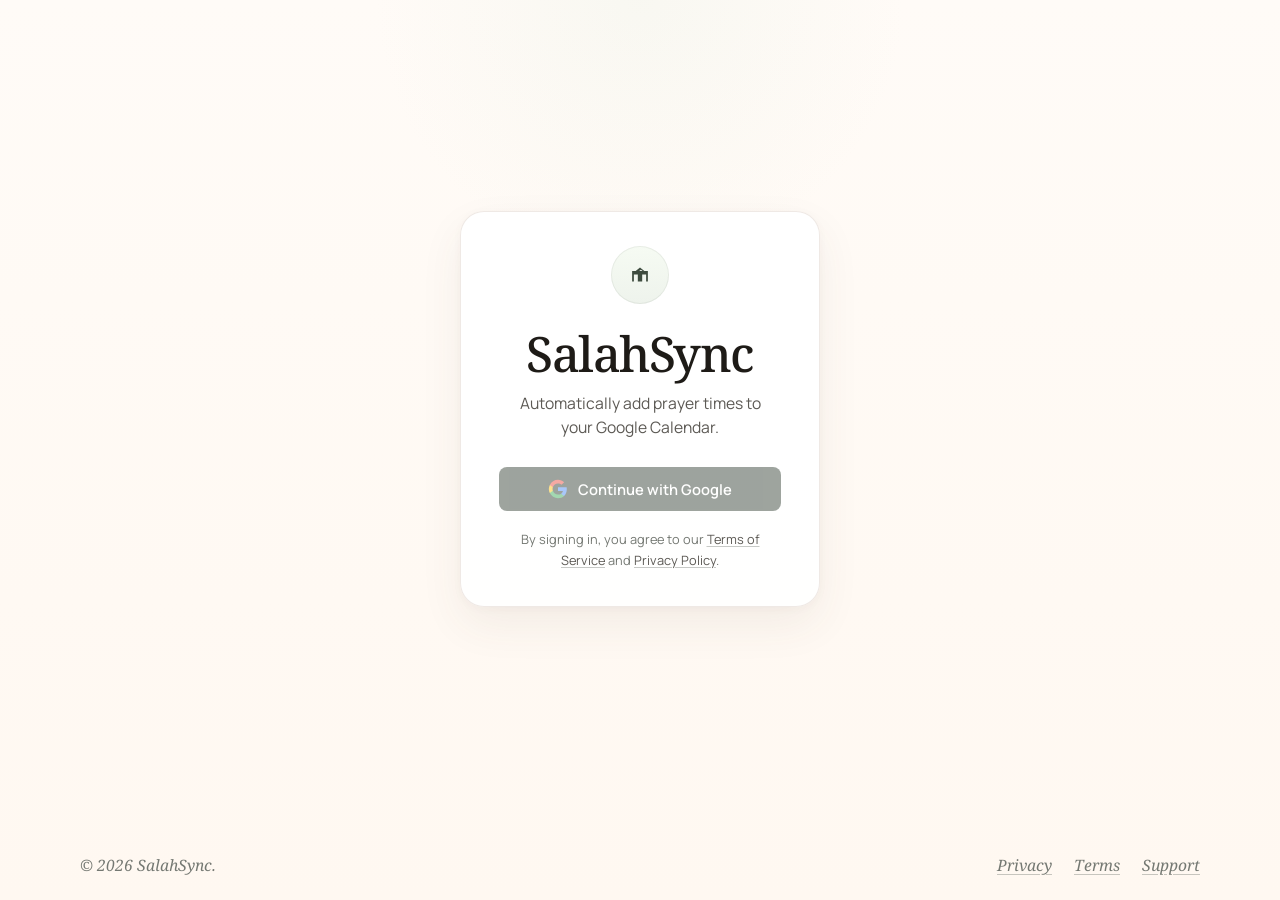
<file: index.html>
<!DOCTYPE html>
<html lang="en">
  <head>
    <meta charset="UTF-8" />
    <meta name="viewport" content="width=device-width, initial-scale=1.0" />
    <!-- Google tag (gtag.js) -->
    <script async src="https://www.googletagmanager.com/gtag/js?id=G-MC64FFGDMQ"></script>
    <script>
      window.dataLayer = window.dataLayer || [];
      function gtag(){dataLayer.push(arguments);}
      gtag('js', new Date());
      gtag('config', 'G-MC64FFGDMQ');
    </script>
    <title>SalahSync</title>
    <meta
      name="description"
      content="A browser-only prayer time sync app for Google Calendar."
    />
    <link rel="preconnect" href="https://fonts.googleapis.com" />
    <link rel="preconnect" href="https://fonts.gstatic.com" crossorigin />
    <link
      href="https://fonts.googleapis.com/css2?family=Manrope:wght@400;500;600;700&family=Noto+Serif:wght@400;500;600&display=swap"
      rel="stylesheet"
    />
    <link rel="icon" type="image/svg+xml" href="./favicon.svg" />
    <link rel="stylesheet" href="./styles.css" />
    <script src="https://accounts.google.com/gsi/client" async defer></script>
    <script src="./app.js" defer></script>
  </head>
  <body>
    <div class="page-shell">
      <header class="site-header">
        <div class="brand-lockup">
          <div class="brand-mark" aria-hidden="true">
            <svg viewBox="0 0 64 64" role="presentation">
              <path
                d="M18 47V31h9v16h10V31h9v16h4V23h-8l-10-8-10 8h-8v24h4Zm16-27 4 3h-8l4-3Z"
              />
            </svg>
          </div>
          <h1 class="brand-title">SalahSync</h1>
        </div>
        <div class="header-actions">
          <button class="icon-button header-icon-button" type="button" aria-label="Help">
            <svg viewBox="0 0 24 24" width="18" height="18" fill="none" stroke="currentColor" stroke-width="2" aria-hidden="true">
              <circle cx="12" cy="12" r="10"/>
              <path d="M9.09 9a3 3 0 0 1 5.83 1c0 2-3 3-3 3"/>
              <line x1="12" y1="17" x2="12.01" y2="17"/>
            </svg>
          </button>
          <button class="icon-button header-icon-button header-account-button" type="button" aria-label="Account" id="header-account-button">
            <svg viewBox="0 0 24 24" width="18" height="18" fill="none" stroke="currentColor" stroke-width="2" aria-hidden="true">
              <path d="M20 21v-2a4 4 0 0 0-4-4H8a4 4 0 0 0-4 4v2"/>
              <circle cx="12" cy="7" r="4"/>
            </svg>
          </button>
        </div>
      </header>

      <main class="main-content">
        <section
          class="app-card app-view is-active landing-card"
          data-view="landing"
          aria-labelledby="landing-title"
        >
          <div class="hero-mark" aria-hidden="true">
            <svg viewBox="0 0 64 64" role="presentation">
              <path
                d="M18 47V31h9v16h10V31h9v16h4V23h-8l-10-8-10 8h-8v24h4Zm16-27 4 3h-8l4-3Z"
              />
            </svg>
          </div>

          <h2 id="landing-title">SalahSync</h2>
          <p class="landing-subtitle">Automatically add prayer times to<br>your Google Calendar.</p>

          <button
            class="button button--google-dark"
            id="sign-in-button"
            type="button"
          >
            <svg class="google-logo" viewBox="0 0 24 24" aria-hidden="true">
              <path d="M22.56 12.25c0-.78-.07-1.53-.2-2.25H12v4.26h5.92c-.26 1.37-1.04 2.53-2.21 3.31v2.77h3.57c2.08-1.92 3.28-4.74 3.28-8.09z" fill="#4285F4"/>
              <path d="M12 23c2.97 0 5.46-.98 7.28-2.66l-3.57-2.77c-.98.66-2.23 1.06-3.71 1.06-2.86 0-5.29-1.93-6.16-4.53H2.18v2.84C3.99 20.53 7.7 23 12 23z" fill="#34A853"/>
              <path d="M5.84 14.09c-.22-.66-.35-1.36-.35-2.09s.13-1.43.35-2.09V7.07H2.18C1.43 8.55 1 10.22 1 12s.43 3.45 1.18 4.93l3.66-2.84z" fill="#FBBC05"/>
              <path d="M12 5.38c1.62 0 3.06.56 4.21 1.64l3.15-3.15C17.45 2.09 14.97 1 12 1 7.7 1 3.99 3.47 2.18 7.07l3.66 2.84c.87-2.6 3.3-4.53 6.16-4.53z" fill="#EA4335"/>
            </svg>
            Continue with Google
          </button>

          <p class="landing-tos">By signing in, you agree to our <a href="./terms.html">Terms of Service</a> and <a href="./privacy.html">Privacy Policy</a>.</p>
        </section>

        <section
          class="app-card app-view"
          data-view="settings"
          aria-labelledby="settings-title"
        >
          <h2 id="settings-title">Location &amp; Settings</h2>
          <p class="lead">
            Configure your prayer calculation preferences and notifications.
          </p>

          <form class="settings-form" id="settings-form">
            <div class="settings-form__main">

            <div class="field-group">
              <span class="field-label">Location</span>
              <div class="location-card">
                <svg class="location-pin-icon" viewBox="0 0 24 24" fill="none" stroke="currentColor" stroke-width="2" aria-hidden="true">
                  <path d="M21 10c0 7-9 13-9 13s-9-6-9-13a9 9 0 0 1 18 0z"/>
                  <circle cx="12" cy="10" r="3"/>
                </svg>
                <div class="location-info">
                  <p class="location-mode" id="location-mode-label">
                    Detecting current location
                  </p>
                  <p class="location-value" id="location-value">
                    Allow location access to use your current coordinates.
                  </p>
                </div>
                <button
                  class="icon-button location-edit-button"
                  type="button"
                  id="edit-location-button"
                  aria-label="Edit location"
                >
                  <svg viewBox="0 0 24 24" width="16" height="16" fill="none" stroke="currentColor" stroke-width="2" aria-hidden="true">
                    <path d="M11 4H4a2 2 0 0 0-2 2v14a2 2 0 0 0 2 2h14a2 2 0 0 0 2-2v-7"/>
                    <path d="M18.5 2.5a2.121 2.121 0 0 1 3 3L12 15l-4 1 1-4 9.5-9.5z"/>
                  </svg>
                </button>
              </div>
              <p class="support-text support-text--tight" id="location-note" aria-live="polite">
                Your browser timezone will be used automatically when current
                location is available.
              </p>
            </div>

            <div class="location-mode-section" id="location-mode-section" hidden>
              <div class="mode-toggle" aria-label="Location mode">
                <button
                  class="mode-toggle__button"
                  type="button"
                  id="use-current-location-button"
                >
                  Use current location
                </button>
                <button
                  class="mode-toggle__button"
                  type="button"
                  id="use-manual-location-button"
                >
                  Enter city manually
                </button>
              </div>
              <button
                class="button button--secondary button--small"
                type="button"
                id="retry-location-button"
                hidden
              >
                Retry
              </button>
            </div>

            <div class="manual-fields" id="manual-location-fields" hidden>
              <div class="field-grid">
                <label class="field-group">
                  <span class="field-label">City</span>
                  <input
                    class="text-input"
                    id="city-input"
                    type="text"
                    placeholder="London"
                    autocomplete="address-level2"
                  />
                </label>

                <label class="field-group">
                  <span class="field-label">Country</span>
                  <input
                    class="text-input"
                    id="country-input"
                    type="text"
                    placeholder="United Kingdom"
                    autocomplete="country-name"
                  />
                </label>
              </div>

              <div class="field-grid field-grid--manual">
                <label class="field-group">
                  <span class="field-label">Timezone</span>
                  <select class="select-input" id="timezone-select"></select>
                </label>

                <div class="field-group">
                  <span class="field-label">Suggested timezone</span>
                  <button
                    class="button button--secondary button--small button--full"
                    type="button"
                    id="use-browser-timezone-button"
                  >
                    Use browser timezone
                  </button>
                </div>
              </div>
            </div>

            <label class="field-group">
              <span class="field-label">Calculation method</span>
              <select class="select-input" id="calculation-method"></select>
            </label>

            <fieldset class="field-group">
              <legend class="field-label">Prayers to sync</legend>
              <div class="prayer-grid" id="prayer-grid"></div>
            </fieldset>

            <label class="field-group">
              <span class="field-label">Reminder timing</span>
              <div class="select-wrapper">
                <select class="select-input select-input--with-icon" id="reminder-timing"></select>
                <svg class="select-trailing-icon" viewBox="0 0 24 24" width="16" height="16" fill="none" stroke="currentColor" stroke-width="2" aria-hidden="true">
                  <circle cx="12" cy="12" r="10"/>
                  <polyline points="12 6 12 12 16 14"/>
                </svg>
              </div>
            </label>

            <label class="field-group" hidden>
              <span class="field-label">Event duration</span>
              <select class="select-input" id="event-duration"></select>
            </label>

            <label class="field-group" hidden>
              <span class="field-label">Sync range</span>
              <select class="select-input" id="sync-range"></select>
            </label>

            <button
              class="button button--primary button--full button--icon-left"
              type="submit"
              id="confirm-settings-button"
            >
              <svg viewBox="0 0 24 24" width="18" height="18" fill="none" stroke="currentColor" stroke-width="2" aria-hidden="true">
                <rect x="3" y="4" width="18" height="18" rx="2" ry="2"/>
                <line x1="16" y1="2" x2="16" y2="6"/>
                <line x1="8" y1="2" x2="8" y2="6"/>
                <line x1="3" y1="10" x2="21" y2="10"/>
              </svg>
              Add to Calendar
            </button>

            <button
              class="button button--secondary button--full"
              type="button"
              id="reset-session-button"
              style="display:none"
            >
              Use another Google account
            </button>
            </div>

            <section
              class="confirmation-panel"
              id="confirmation-panel"
              aria-labelledby="confirmation-title"
              hidden
            >
              <div class="state-chip state-chip--success">Ready to sync</div>
              <h3 class="confirmation-title" id="confirmation-title">
                Review your setup
              </h3>
              <p class="support-text support-text--tight">
                Confirm the details below and prepare the prayer times that will
                later be added to your calendar.
              </p>

              <dl class="summary-list">
                <div>
                  <dt>Location</dt>
                  <dd id="summary-location"></dd>
                </div>
                <div>
                  <dt>Timezone</dt>
                  <dd id="summary-timezone"></dd>
                </div>
                <div>
                  <dt>Method</dt>
                  <dd id="summary-method"></dd>
                </div>
                <div>
                  <dt>Times</dt>
                  <dd id="summary-prayers"></dd>
                </div>
                <div>
                  <dt>Range</dt>
                  <dd id="summary-range"></dd>
                </div>
                <div>
                  <dt>Reminder</dt>
                  <dd id="summary-reminder"></dd>
                </div>
                <div>
                  <dt>Duration</dt>
                  <dd id="summary-duration"></dd>
                </div>
              </dl>

              <div class="preparation-panel" id="preparation-panel">
                <p class="field-label">Prayer times</p>
                <p
                  class="preparation-status"
                  id="preparation-status"
                  aria-live="polite"
                >
                  Confirm your setup to prepare prayer times.
                </p>

                <dl
                  class="summary-list summary-list--compact"
                  id="preparation-summary"
                  hidden
                >
                  <div>
                    <dt>Events</dt>
                    <dd id="prepared-event-count"></dd>
                  </div>
                  <div>
                    <dt>Coverage</dt>
                    <dd id="prepared-coverage"></dd>
                  </div>
                  <div>
                    <dt>Source</dt>
                    <dd id="prepared-source"></dd>
                  </div>
                </dl>

                <div class="event-preview" id="event-preview" hidden>
                  <p class="field-label">Upcoming examples</p>
                  <ul class="event-preview-list" id="prepared-event-preview"></ul>
                </div>

                <div class="preparation-actions" id="preparation-actions" hidden>
                  <button
                    class="button button--primary button--full"
                    type="button"
                    id="sync-calendar-button"
                  >
                    Add to Google Calendar
                  </button>
                </div>
              </div>
            </section>
          </form>
        </section>

        <section
          class="app-card app-view"
          data-view="progress"
          aria-labelledby="progress-title"
        >
          <h2 id="progress-title">Preparing your calendar sync...</h2>

          <div
            class="progress-meter"
            id="progress-meter"
            role="progressbar"
            aria-valuenow="0"
            aria-valuemin="0"
            aria-valuemax="100"
          >
            <div class="progress-meter__fill" id="progress-fill"></div>
          </div>

          <div class="progress-meta">
            <span id="progress-count">Waiting to begin</span>
            <span id="progress-batch">-</span>
          </div>
        </section>

        <section
          class="app-card app-view"
          data-view="success"
          aria-labelledby="success-title"
        >
          <div class="hero-mark hero-mark--success" aria-hidden="true">
            <svg viewBox="0 0 24 24" role="presentation">
              <path
                d="M9.55 16.15 5.4 12l1.4-1.4 2.75 2.75 7.65-7.65 1.4 1.4-9.05 9.05Z"
              />
            </svg>
          </div>

          <h2 id="success-title">All set!</h2>
          <p class="lead" id="success-message">
            Your prayer times have been added to Google Calendar.
          </p>

          <div class="count-pill">
            <svg viewBox="0 0 24 24" width="14" height="14" fill="none" stroke="currentColor" stroke-width="2" aria-hidden="true">
              <rect x="3" y="4" width="18" height="18" rx="2" ry="2"/>
              <line x1="16" y1="2" x2="16" y2="6"/>
              <line x1="8" y1="2" x2="8" y2="6"/>
              <line x1="3" y1="10" x2="21" y2="10"/>
            </svg>
            <span id="success-count">365 events added</span>
          </div>

          <button
            class="button button--primary"
            type="button"
            id="update-location-button"
          >
            I've moved / Update location
          </button>
        </section>

        <section class="app-card app-view" data-view="error" aria-labelledby="error-title">
          <h2 id="error-title">Google sign-in needs attention.</h2>
          <p class="lead">
            Something interrupted sign-in or authorization. You can retry
            without losing the current page.
          </p>

          <div class="error-box" id="error-message">
            Google Identity Services is not ready yet.
          </div>

          <div class="action-row">
            <button
              class="button button--primary"
              type="button"
              id="retry-auth-button"
            >
              Retry sign-in
            </button>
            <button
              class="button button--secondary"
              type="button"
              id="back-home-button"
            >
              Back to start
            </button>
          </div>
        </section>
      </main>

      <footer class="site-footer">
        <p>&copy; 2026 SalahSync.</p>
        <nav class="footer-links" aria-label="Footer">
          <a href="./privacy.html">Privacy</a>
          <a href="./terms.html">Terms</a>
          <a href="./support.html">Support</a>
        </nav>
      </footer>
    </div>
  </body>
</html>
</file>
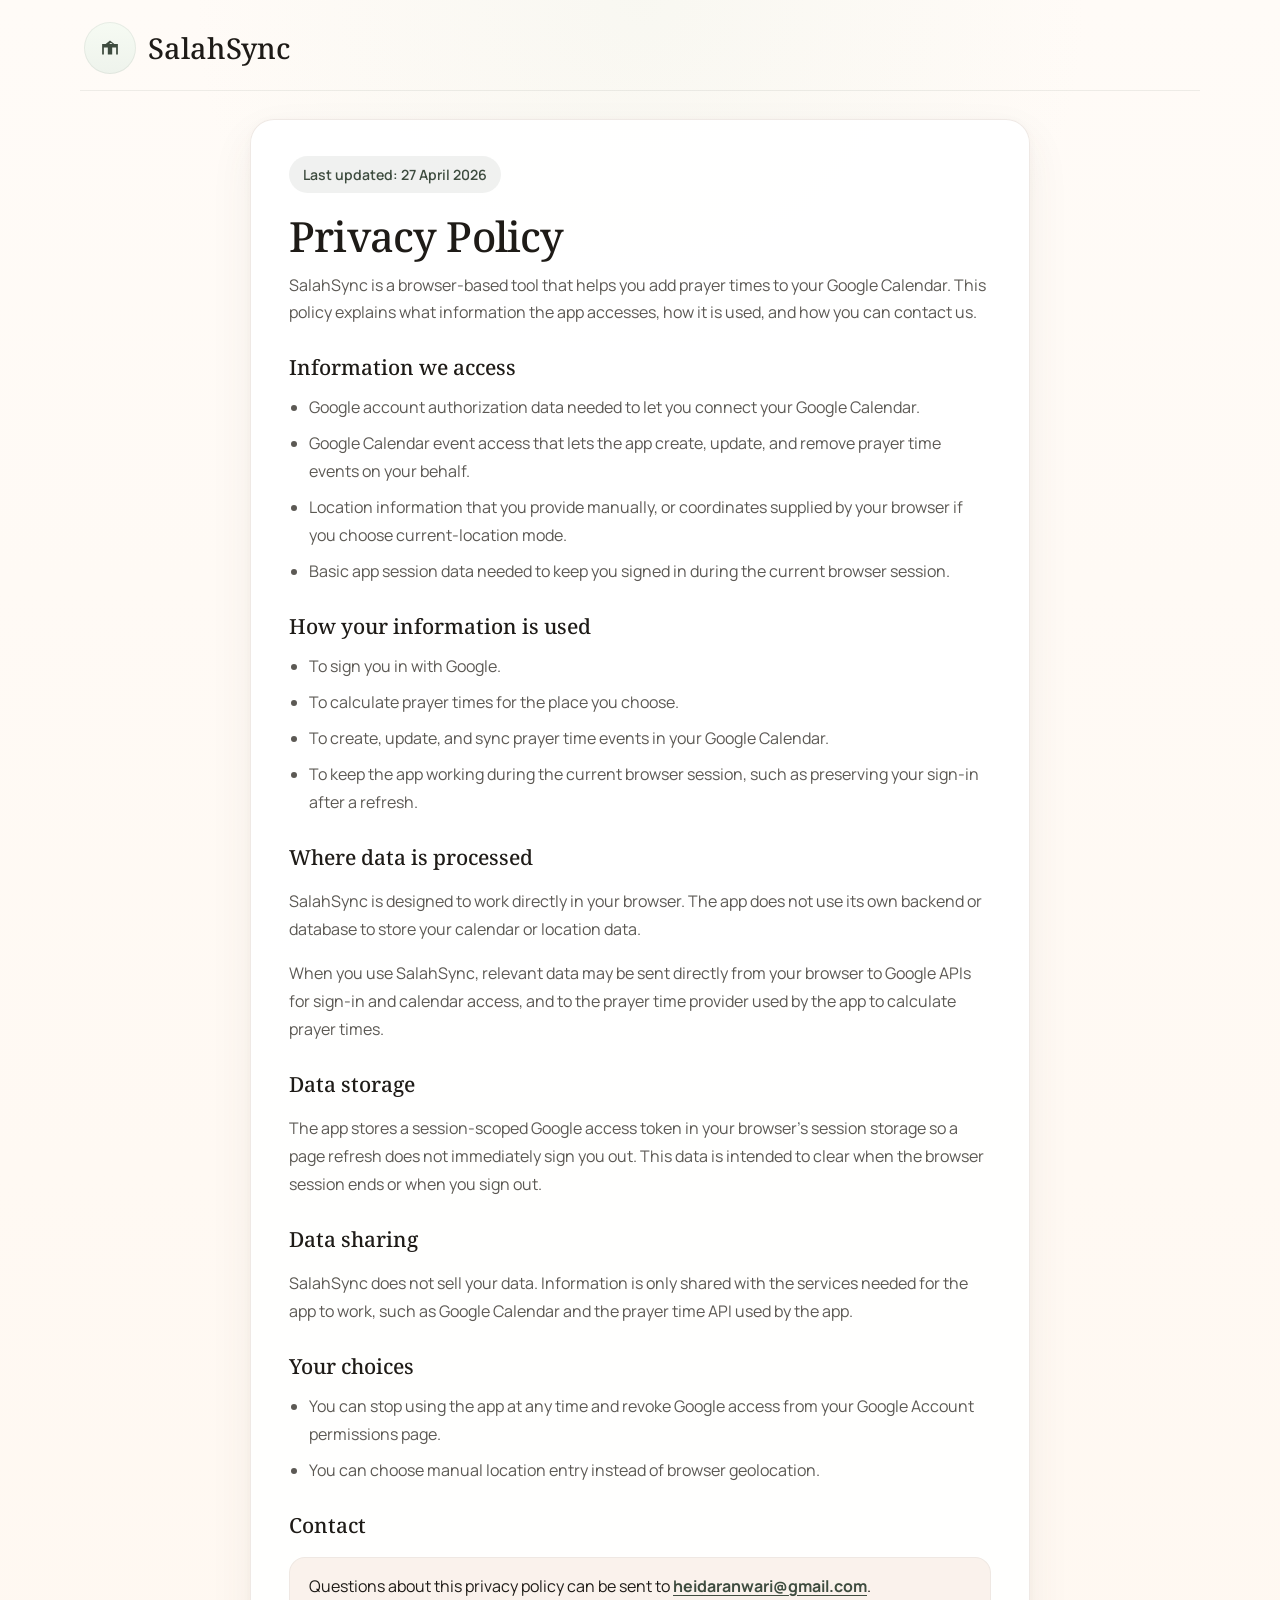
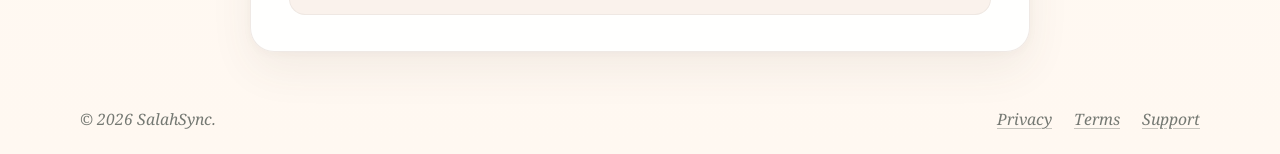
<file: privacy.html>
<!DOCTYPE html>
<html lang="en">
  <head>
    <meta charset="UTF-8" />
    <meta name="viewport" content="width=device-width, initial-scale=1.0" />
    <!-- Google tag (gtag.js) -->
    <script async src="https://www.googletagmanager.com/gtag/js?id=G-MC64FFGDMQ"></script>
    <script>
      window.dataLayer = window.dataLayer || [];
      function gtag(){dataLayer.push(arguments);}
      gtag('js', new Date());
      gtag('config', 'G-MC64FFGDMQ');
    </script>
    <title>Privacy Policy | SalahSync</title>
    <meta
      name="description"
      content="Privacy policy for SalahSync, a browser-based prayer time sync tool for Google Calendar."
    />
    <link rel="preconnect" href="https://fonts.googleapis.com" />
    <link rel="preconnect" href="https://fonts.gstatic.com" crossorigin />
    <link
      href="https://fonts.googleapis.com/css2?family=Manrope:wght@400;500;600;700&family=Noto+Serif:wght@400;500;600&display=swap"
      rel="stylesheet"
    />
    <link rel="icon" type="image/svg+xml" href="./favicon.svg" />
    <link rel="stylesheet" href="./styles.css" />
  </head>
  <body class="legal-page">
    <div class="page-shell">
      <header class="site-header">
        <div class="brand-lockup">
          <div class="brand-mark" aria-hidden="true">
            <svg viewBox="0 0 64 64" role="presentation">
              <path
                d="M18 47V31h9v16h10V31h9v16h4V23h-8l-10-8-10 8h-8v24h4Zm16-27 4 3h-8l4-3Z"
              />
            </svg>
          </div>
          <a class="brand-link" href="./index.html">
            <h1 class="brand-title">SalahSync</h1>
          </a>
        </div>
      </header>

      <main class="main-content">
        <div class="legal-layout">
          <article class="app-card legal-card">
            <div class="legal-meta">Last updated: 27 April 2026</div>
            <h2>Privacy Policy</h2>
            <p class="legal-intro">
              SalahSync is a browser-based tool that helps you add prayer times to
              your Google Calendar. This policy explains what information the app
              accesses, how it is used, and how you can contact us.
            </p>

            <section class="legal-section">
              <h3>Information we access</h3>
              <ul>
                <li>
                  Google account authorization data needed to let you connect your
                  Google Calendar.
                </li>
                <li>
                  Google Calendar event access that lets the app create, update,
                  and remove prayer time events on your behalf.
                </li>
                <li>
                  Location information that you provide manually, or coordinates
                  supplied by your browser if you choose current-location mode.
                </li>
                <li>
                  Basic app session data needed to keep you signed in during the
                  current browser session.
                </li>
              </ul>
            </section>

            <section class="legal-section">
              <h3>How your information is used</h3>
              <ul>
                <li>To sign you in with Google.</li>
                <li>To calculate prayer times for the place you choose.</li>
                <li>
                  To create, update, and sync prayer time events in your Google
                  Calendar.
                </li>
                <li>
                  To keep the app working during the current browser session, such
                  as preserving your sign-in after a refresh.
                </li>
              </ul>
            </section>

            <section class="legal-section">
              <h3>Where data is processed</h3>
              <p>
                SalahSync is designed to work directly in your browser. The app
                does not use its own backend or database to store your calendar or
                location data.
              </p>
              <p>
                When you use SalahSync, relevant data may be sent directly from
                your browser to Google APIs for sign-in and calendar access, and to
                the prayer time provider used by the app to calculate prayer times.
              </p>
            </section>

            <section class="legal-section">
              <h3>Data storage</h3>
              <p>
                The app stores a session-scoped Google access token in your
                browser's session storage so a page refresh does not immediately
                sign you out. This data is intended to clear when the browser
                session ends or when you sign out.
              </p>
            </section>

            <section class="legal-section">
              <h3>Data sharing</h3>
              <p>
                SalahSync does not sell your data. Information is only shared with
                the services needed for the app to work, such as Google Calendar
                and the prayer time API used by the app.
              </p>
            </section>

            <section class="legal-section">
              <h3>Your choices</h3>
              <ul>
                <li>
                  You can stop using the app at any time and revoke Google access
                  from your Google Account permissions page.
                </li>
                <li>
                  You can choose manual location entry instead of browser
                  geolocation.
                </li>
              </ul>
            </section>

            <section class="legal-section">
              <h3>Contact</h3>
              <div class="legal-contact-card">
                Questions about this privacy policy can be sent to
                <a href="mailto:heidaranwari@gmail.com">heidaranwari@gmail.com</a>.
              </div>
            </section>
          </article>
        </div>
      </main>

      <footer class="site-footer">
        <p>&copy; 2026 SalahSync.</p>
        <nav class="footer-links" aria-label="Footer">
          <a href="./privacy.html">Privacy</a>
          <a href="./terms.html">Terms</a>
          <a href="./support.html">Support</a>
        </nav>
      </footer>
    </div>
  </body>
</html>
</file>
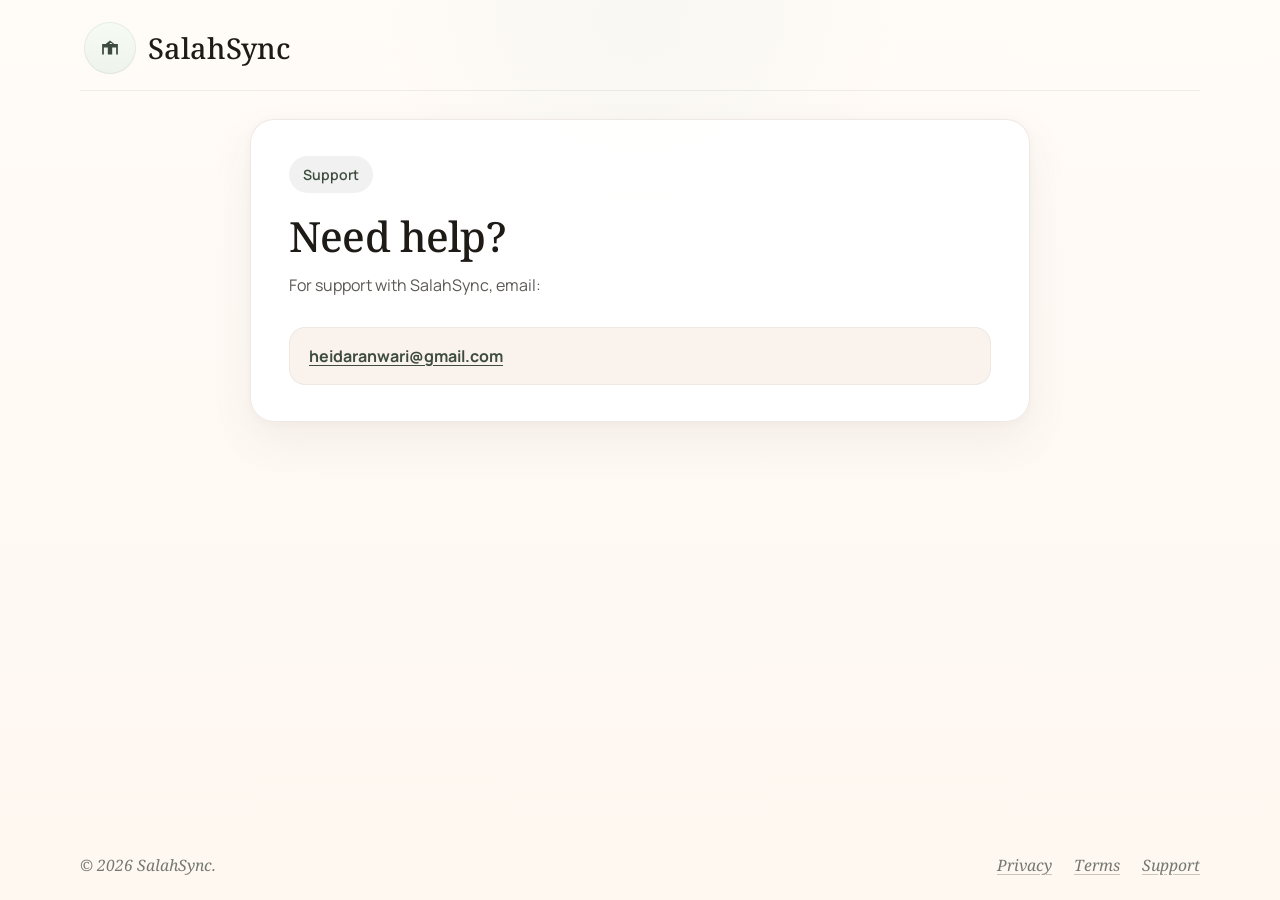
<file: support.html>
<!DOCTYPE html>
<html lang="en">
  <head>
    <meta charset="UTF-8" />
    <meta name="viewport" content="width=device-width, initial-scale=1.0" />
    <!-- Google tag (gtag.js) -->
    <script async src="https://www.googletagmanager.com/gtag/js?id=G-MC64FFGDMQ"></script>
    <script>
      window.dataLayer = window.dataLayer || [];
      function gtag(){dataLayer.push(arguments);}
      gtag('js', new Date());
      gtag('config', 'G-MC64FFGDMQ');
    </script>
    <title>Support | SalahSync</title>
    <meta
      name="description"
      content="Support contact information for SalahSync."
    />
    <link rel="preconnect" href="https://fonts.googleapis.com" />
    <link rel="preconnect" href="https://fonts.gstatic.com" crossorigin />
    <link
      href="https://fonts.googleapis.com/css2?family=Manrope:wght@400;500;600;700&family=Noto+Serif:wght@400;500;600&display=swap"
      rel="stylesheet"
    />
    <link rel="icon" type="image/svg+xml" href="./favicon.svg" />
    <link rel="stylesheet" href="./styles.css" />
  </head>
  <body class="legal-page">
    <div class="page-shell">
      <header class="site-header">
        <div class="brand-lockup">
          <div class="brand-mark" aria-hidden="true">
            <svg viewBox="0 0 64 64" role="presentation">
              <path
                d="M18 47V31h9v16h10V31h9v16h4V23h-8l-10-8-10 8h-8v24h4Zm16-27 4 3h-8l4-3Z"
              />
            </svg>
          </div>
          <a class="brand-link" href="./index.html">
            <h1 class="brand-title">SalahSync</h1>
          </a>
        </div>
      </header>

      <main class="main-content">
        <div class="legal-layout">
          <article class="app-card legal-card">
            <div class="legal-meta">Support</div>
            <h2>Need help?</h2>
            <p class="legal-intro">
              For support with SalahSync, email:
            </p>

            <div class="legal-contact-card">
              <a href="mailto:heidaranwari@gmail.com">heidaranwari@gmail.com</a>
            </div>
          </article>
        </div>
      </main>

      <footer class="site-footer">
        <p>&copy; 2026 SalahSync.</p>
        <nav class="footer-links" aria-label="Footer">
          <a href="./privacy.html">Privacy</a>
          <a href="./terms.html">Terms</a>
          <a href="./support.html">Support</a>
        </nav>
      </footer>
    </div>
  </body>
</html>
</file>
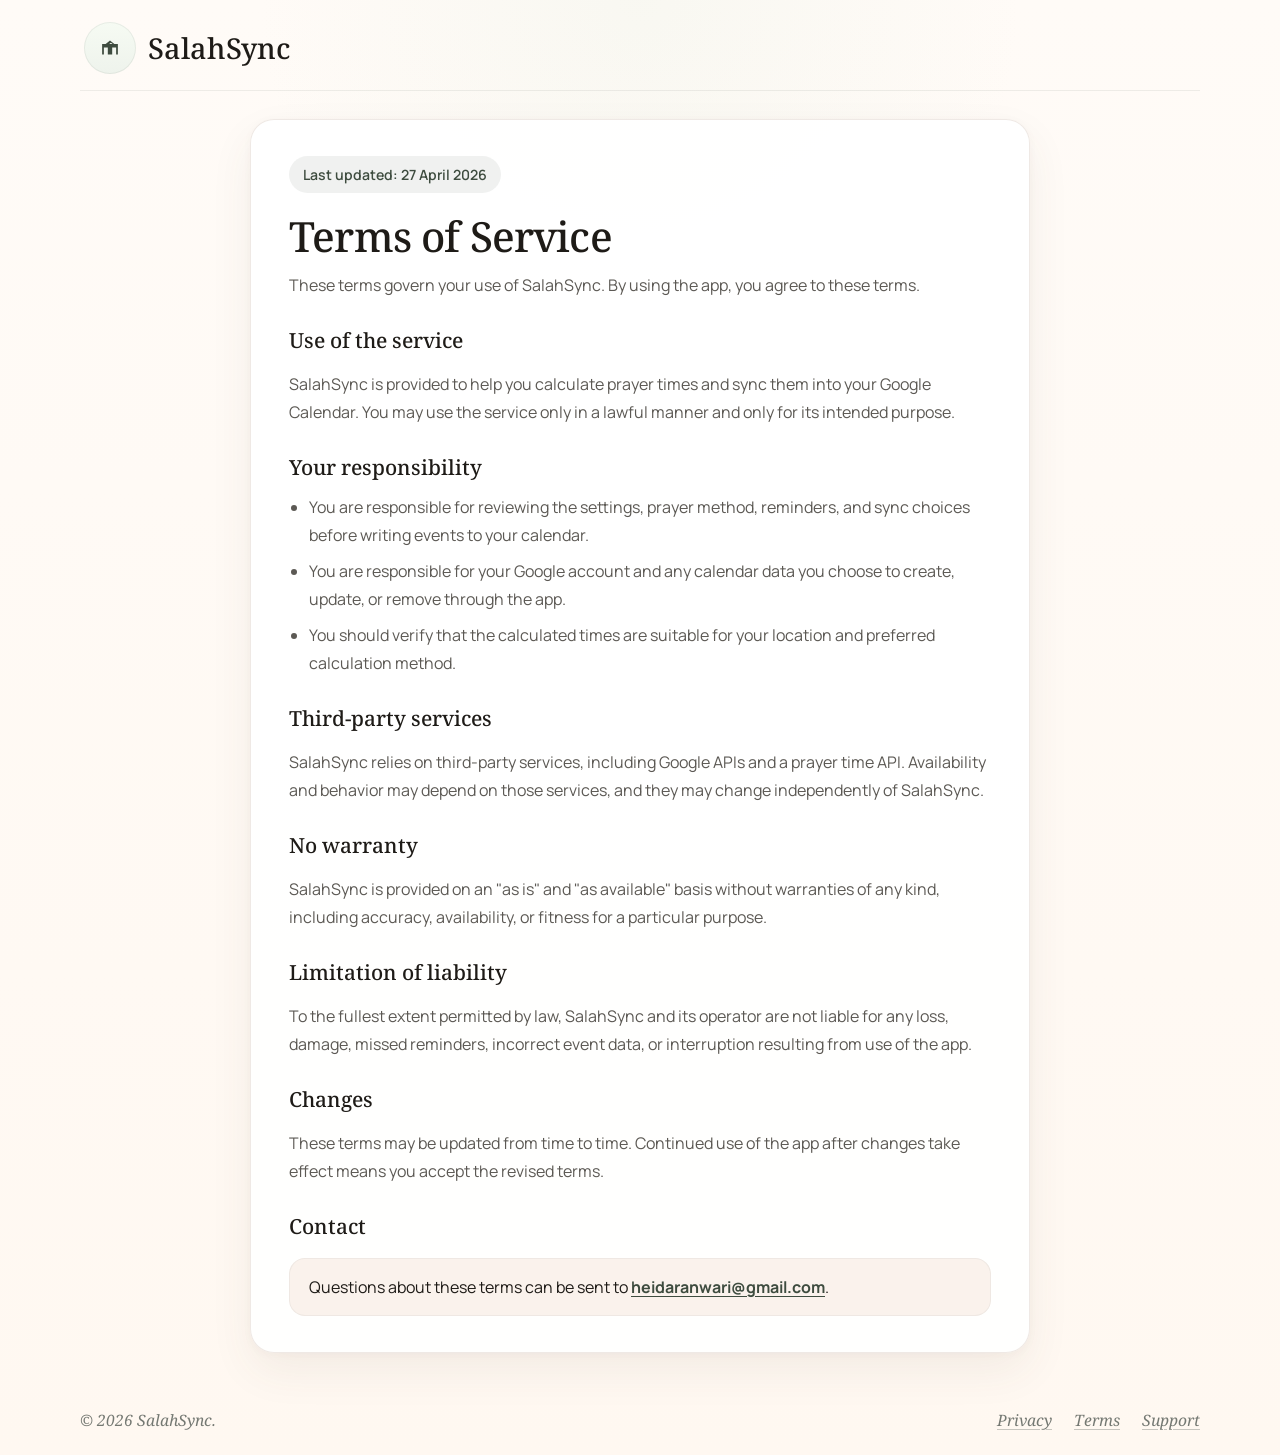
<file: terms.html>
<!DOCTYPE html>
<html lang="en">
  <head>
    <meta charset="UTF-8" />
    <meta name="viewport" content="width=device-width, initial-scale=1.0" />
    <!-- Google tag (gtag.js) -->
    <script async src="https://www.googletagmanager.com/gtag/js?id=G-MC64FFGDMQ"></script>
    <script>
      window.dataLayer = window.dataLayer || [];
      function gtag(){dataLayer.push(arguments);}
      gtag('js', new Date());
      gtag('config', 'G-MC64FFGDMQ');
    </script>
    <title>Terms of Service | SalahSync</title>
    <meta
      name="description"
      content="Terms of Service for SalahSync, a browser-based prayer time sync tool for Google Calendar."
    />
    <link rel="preconnect" href="https://fonts.googleapis.com" />
    <link rel="preconnect" href="https://fonts.gstatic.com" crossorigin />
    <link
      href="https://fonts.googleapis.com/css2?family=Manrope:wght@400;500;600;700&family=Noto+Serif:wght@400;500;600&display=swap"
      rel="stylesheet"
    />
    <link rel="icon" type="image/svg+xml" href="./favicon.svg" />
    <link rel="stylesheet" href="./styles.css" />
  </head>
  <body class="legal-page">
    <div class="page-shell">
      <header class="site-header">
        <div class="brand-lockup">
          <div class="brand-mark" aria-hidden="true">
            <svg viewBox="0 0 64 64" role="presentation">
              <path
                d="M18 47V31h9v16h10V31h9v16h4V23h-8l-10-8-10 8h-8v24h4Zm16-27 4 3h-8l4-3Z"
              />
            </svg>
          </div>
          <a class="brand-link" href="./index.html">
            <h1 class="brand-title">SalahSync</h1>
          </a>
        </div>
      </header>

      <main class="main-content">
        <div class="legal-layout">
          <article class="app-card legal-card">
            <div class="legal-meta">Last updated: 27 April 2026</div>
            <h2>Terms of Service</h2>
            <p class="legal-intro">
              These terms govern your use of SalahSync. By using the app, you
              agree to these terms.
            </p>

            <section class="legal-section">
              <h3>Use of the service</h3>
              <p>
                SalahSync is provided to help you calculate prayer times and sync
                them into your Google Calendar. You may use the service only in a
                lawful manner and only for its intended purpose.
              </p>
            </section>

            <section class="legal-section">
              <h3>Your responsibility</h3>
              <ul>
                <li>
                  You are responsible for reviewing the settings, prayer method,
                  reminders, and sync choices before writing events to your
                  calendar.
                </li>
                <li>
                  You are responsible for your Google account and any calendar data
                  you choose to create, update, or remove through the app.
                </li>
                <li>
                  You should verify that the calculated times are suitable for your
                  location and preferred calculation method.
                </li>
              </ul>
            </section>

            <section class="legal-section">
              <h3>Third-party services</h3>
              <p>
                SalahSync relies on third-party services, including Google APIs and
                a prayer time API. Availability and behavior may depend on those
                services, and they may change independently of SalahSync.
              </p>
            </section>

            <section class="legal-section">
              <h3>No warranty</h3>
              <p>
                SalahSync is provided on an "as is" and "as available" basis
                without warranties of any kind, including accuracy, availability,
                or fitness for a particular purpose.
              </p>
            </section>

            <section class="legal-section">
              <h3>Limitation of liability</h3>
              <p>
                To the fullest extent permitted by law, SalahSync and its operator
                are not liable for any loss, damage, missed reminders, incorrect
                event data, or interruption resulting from use of the app.
              </p>
            </section>

            <section class="legal-section">
              <h3>Changes</h3>
              <p>
                These terms may be updated from time to time. Continued use of the
                app after changes take effect means you accept the revised terms.
              </p>
            </section>

            <section class="legal-section">
              <h3>Contact</h3>
              <div class="legal-contact-card">
                Questions about these terms can be sent to
                <a href="mailto:heidaranwari@gmail.com">heidaranwari@gmail.com</a>.
              </div>
            </section>
          </article>
        </div>
      </main>

      <footer class="site-footer">
        <p>&copy; 2026 SalahSync.</p>
        <nav class="footer-links" aria-label="Footer">
          <a href="./privacy.html">Privacy</a>
          <a href="./terms.html">Terms</a>
          <a href="./support.html">Support</a>
        </nav>
      </footer>
    </div>
  </body>
</html>
</file>
<file: styles.css>
:root {
  color-scheme: light;
  --background: #fff8f3;
  --surface: #ffffff;
  --surface-soft: #faf2ec;
  --surface-muted: #f4ece6;
  --surface-outline: #e9e1db;
  --text: #1e1b17;
  --text-muted: #5c5954;
  --text-soft: #747872;
  --primary: #283529;
  --primary-soft: #3e4c3f;
  --primary-contrast: #ffffff;
  --success-surface: #edf3eb;
  --error-surface: #ffebe8;
  --error: #93000a;
  --shadow-soft: 0 24px 60px rgba(62, 76, 63, 0.08);
  --shadow-card: 0 4px 20px rgba(62, 76, 63, 0.04);
  --radius-sm: 8px;
  --radius-md: 12px;
  --radius-lg: 16px;
  --radius-xl: 24px;
  --container-width: 1120px;
  --transition: 180ms ease;
}

*,
*::before,
*::after {
  box-sizing: border-box;
}

html {
  min-height: 100%;
}

body {
  margin: 0;
  min-height: 100vh;
  background:
    radial-gradient(circle at top, rgba(215, 231, 213, 0.16), transparent 24%),
    linear-gradient(180deg, #fffbf7 0%, #fff8f1 100%);
  color: var(--text);
  font-family: "Manrope", sans-serif;
}

button,
input,
select {
  font: inherit;
}

.sr-only {
  position: absolute;
  width: 1px;
  height: 1px;
  padding: 0;
  margin: -1px;
  overflow: hidden;
  clip: rect(0, 0, 0, 0);
  border: 0;
}

.page-shell {
  width: min(calc(100% - 32px), var(--container-width));
  margin: 0 auto;
  min-height: 100vh;
  display: flex;
  flex-direction: column;
  gap: 28px;
  padding: 20px 0 24px;
}

.site-header,
.site-footer {
  display: flex;
  align-items: center;
  justify-content: space-between;
  gap: 16px;
}

.site-header {
  padding: 2px 4px 16px;
  border-bottom: 1px solid rgba(116, 120, 114, 0.12);
}

/* Only show header when settings view is active */
.page-shell:not(:has([data-view="settings"].is-active)) .site-header {
  display: none;
}

.brand-lockup,
.header-meta,
.header-actions,
.footer-links,
.action-row,
.progress-meta {
  display: flex;
  align-items: center;
  gap: 12px;
}

.site-header .brand-mark {
  display: none;
}

.brand-mark,
.hero-mark {
  display: grid;
  place-items: center;
  border-radius: 999px;
  background: linear-gradient(180deg, #f6fbf3 0%, #eef3ec 100%);
  color: var(--primary-soft);
  box-shadow: inset 0 0 0 1px rgba(62, 76, 63, 0.08);
}

.brand-mark {
  width: 52px;
  height: 52px;
}

.brand-mark svg,
.hero-mark svg {
  display: block;
  fill: currentColor;
}

.brand-mark svg {
  width: 28px;
  height: 28px;
}

.eyebrow,
.field-label {
  margin: 0;
  color: var(--text-soft);
  font-size: 12px;
  font-weight: 600;
  letter-spacing: 0.08em;
  text-transform: uppercase;
}

.brand-title {
  margin: 0;
  font-family: "Noto Serif", serif;
  font-size: 1.8rem;
  font-weight: 500;
  line-height: 1.1;
}

.account-pill,
.count-pill,
.state-chip {
  display: inline-flex;
  align-items: center;
  gap: 7px;
  border-radius: 999px;
  padding: 10px 16px;
  background: rgba(62, 76, 63, 0.08);
  color: var(--primary-soft);
  font-size: 0.875rem;
  font-weight: 600;
}

.account-pill {
  background: rgba(62, 76, 63, 0.12);
}

.state-chip--success {
  background: rgba(40, 53, 41, 0.1);
}

.state-chip--error {
  background: rgba(147, 0, 10, 0.08);
  color: var(--error);
}

.main-content {
  flex: 1;
  display: grid;
  place-items: center;
}

.app-view {
  display: none;
}

.app-view.is-active {
  display: block;
}

.app-card {
  width: min(100%, 560px);
  padding: 40px;
  border-radius: var(--radius-xl);
  background: rgba(255, 255, 255, 0.92);
  box-shadow:
    0 18px 44px rgba(82, 74, 53, 0.07),
    0 2px 10px rgba(82, 74, 53, 0.03);
  border: 1px solid rgba(233, 225, 219, 0.72);
}

.app-card h2 {
  margin: 0 0 12px;
  font-family: "Noto Serif", serif;
  font-size: clamp(2rem, 4vw, 3rem);
  font-weight: 500;
  line-height: 1.12;
  letter-spacing: -0.02em;
}

/* Landing card: center all content */
.landing-card {
  text-align: center;
  width: min(100%, 360px);
  padding: 34px 38px 36px;
}

.landing-card .hero-mark {
  margin-left: auto;
  margin-right: auto;
}

.landing-card h2 {
  font-size: 3.05rem;
  letter-spacing: -0.03em;
  margin-bottom: 10px;
}

.landing-subtitle {
  margin: 0 0 28px;
  color: var(--text-muted);
  font-size: 0.98rem;
  line-height: 1.55;
}

.landing-tos {
  margin: 18px auto 0;
  max-width: 250px;
  color: var(--text-soft);
  font-size: 0.8rem;
  line-height: 1.6;
}

.landing-tos a {
  color: var(--text-muted);
  text-decoration-color: rgba(116, 120, 114, 0.4);
  text-underline-offset: 0.18em;
}

.lead {
  margin: 0 0 28px;
  color: var(--text-muted);
  font-size: 1.0625rem;
  line-height: 1.7;
}

.hero-mark {
  width: 58px;
  height: 58px;
  margin-bottom: 22px;
}

.hero-mark svg {
  width: 28px;
  height: 28px;
}

.hero-mark--success {
  color: var(--primary);
}

.button {
  display: inline-flex;
  align-items: center;
  justify-content: center;
  gap: 10px;
  min-height: 52px;
  border: 0;
  border-radius: 12px;
  padding: 0 24px;
  cursor: pointer;
  transition:
    opacity var(--transition),
    transform var(--transition),
    background-color var(--transition),
    color var(--transition);
  font-size: 0.95rem;
  font-weight: 700;
  text-align: center;
}

.button:hover:not(:disabled),
.icon-button:hover:not(:disabled),
.mode-toggle__button:hover {
  opacity: 0.92;
}

.button:active:not(:disabled),
.icon-button:active:not(:disabled),
.mode-toggle__button:active {
  transform: translateY(1px);
}

.button:disabled,
.icon-button:disabled {
  cursor: not-allowed;
  opacity: 0.45;
}

.button--large {
  width: 100%;
}

.button--full {
  width: 100%;
}

.button--small {
  min-height: 44px;
  padding: 0 18px;
  font-size: 0.88rem;
}

.button--primary {
  background: var(--primary-soft);
  color: var(--primary-contrast);
}

.button--secondary {
  background: transparent;
  color: var(--primary-soft);
  box-shadow: inset 0 0 0 1px rgba(62, 76, 63, 0.18);
}

.button--google-dark {
  width: 100%;
  background: var(--primary);
  color: var(--primary-contrast);
  font-weight: 600;
  min-height: 44px;
  border-radius: 8px;
  font-size: 0.92rem;
}

.button--google-dark:hover:not(:disabled) {
  background: var(--primary-soft);
  opacity: 1;
}

.button--icon-left {
  gap: 10px;
}

.google-logo {
  width: 20px;
  height: 20px;
  flex-shrink: 0;
}

.icon-button {
  min-width: 44px;
  min-height: 44px;
  padding: 0 14px;
  border: 0;
  border-radius: 999px;
  background: var(--surface-soft);
  color: var(--text-muted);
  cursor: pointer;
  font-size: 0.9rem;
  font-weight: 700;
  transition:
    opacity var(--transition),
    transform var(--transition);
}

.header-icon-button {
  width: 28px;
  height: 28px;
  min-width: 28px;
  min-height: 28px;
  padding: 0;
  display: grid;
  place-items: center;
  border-radius: 999px;
  background: transparent;
  box-shadow: none;
  color: var(--primary-soft);
}

.site-header .header-actions {
  gap: 10px;
}

.site-header .header-actions .header-icon-button:first-child {
  background: var(--primary-soft);
  color: #fff;
}

.header-account-button {
  position: relative;
}

.header-account-button::after {
  content: "";
  position: absolute;
  left: 50%;
  bottom: -9px;
  width: 18px;
  height: 1.5px;
  border-radius: 999px;
  background: rgba(30, 27, 23, 0.72);
  transform: translateX(-50%);
}

.location-mode-section {
  display: grid;
  gap: 10px;
}

.location-mode-section[hidden] {
  display: none;
}

.select-wrapper {
  position: relative;
}

.select-input--with-icon {
  padding-right: 44px;
}

.select-trailing-icon {
  position: absolute;
  right: 14px;
  top: 50%;
  transform: translateY(-50%);
  pointer-events: none;
  color: var(--text-soft);
}


.support-text {
  margin: 16px 0 0;
  color: var(--text-soft);
  font-size: 0.9375rem;
  line-height: 1.65;
}

.support-text--tight {
  margin-top: 8px;
}

.info-panel,
.summary-box,
.error-box,
.location-card,
.confirmation-panel {
  border-radius: var(--radius-lg);
  background: var(--surface-soft);
  padding: 18px 20px;
  box-shadow: inset 0 0 0 1px rgba(116, 120, 114, 0.08);
}

.info-panel {
  margin-top: 24px;
}

.info-panel__title {
  margin: 0 0 12px;
  font-size: 0.95rem;
  font-weight: 700;
}

.bullet-list {
  margin: 0;
  padding-left: 18px;
  color: var(--text-muted);
  line-height: 1.7;
}

.settings-form {
  display: grid;
  gap: 22px;
}

.settings-form__main {
  display: grid;
  gap: 22px;
}

.settings-form--with-confirmation {
  grid-template-columns: minmax(0, 1.1fr) minmax(300px, 0.9fr);
  align-items: start;
  gap: 28px;
}

.settings-form--with-confirmation .confirmation-panel {
  margin-top: 0;
  position: sticky;
  top: 24px;
}

.mode-toggle {
  display: grid;
  grid-template-columns: repeat(2, minmax(0, 1fr));
  gap: 8px;
  border-radius: 999px;
  background: var(--surface-muted);
  padding: 6px;
}

.mode-toggle__button {
  min-height: 48px;
  border: 0;
  border-radius: 999px;
  background: transparent;
  color: var(--text-muted);
  cursor: pointer;
  font-size: 0.92rem;
  font-weight: 700;
  transition:
    background-color var(--transition),
    color var(--transition),
    box-shadow var(--transition),
    opacity var(--transition),
    transform var(--transition);
}

.mode-toggle__button.is-active {
  background: var(--surface);
  color: var(--primary-soft);
  box-shadow: var(--shadow-card);
}

.field-grid {
  display: grid;
  grid-template-columns: repeat(2, minmax(0, 1fr));
  gap: 16px;
}

.field-grid--manual {
  align-items: end;
}

.field-group {
  display: grid;
  gap: 10px;
  margin: 0;
  border: 0;
  padding: 0;
}

.text-input,
.select-input {
  width: 100%;
  min-height: 56px;
  border: 1px solid rgba(116, 120, 114, 0.16);
  border-radius: var(--radius-md);
  background: var(--surface);
  padding: 0 16px;
  color: var(--text);
  outline: none;
  transition:
    border-color var(--transition),
    box-shadow var(--transition);
}

.text-input:focus,
.select-input:focus {
  border-color: rgba(62, 76, 63, 0.42);
  box-shadow: 0 0 0 4px rgba(62, 76, 63, 0.08);
}

.location-card {
  display: flex;
  align-items: center;
  gap: 14px;
  padding: 16px 18px;
  border-radius: var(--radius-md);
  background: var(--surface);
  border: 1px solid rgba(116, 120, 114, 0.16);
}

.location-pin-icon {
  flex-shrink: 0;
  width: 20px;
  height: 20px;
  color: var(--text-soft);
}

.location-info {
  flex: 1;
  min-width: 0;
}

.location-edit-button {
  flex-shrink: 0;
  width: 36px;
  height: 36px;
  min-width: 36px;
  min-height: 36px;
  padding: 0;
  display: grid;
  place-items: center;
  background: var(--surface-soft);
  color: var(--text-muted);
}

.manual-fields[hidden],
.confirmation-panel[hidden] {
  display: none;
}

.location-mode,
.location-value {
  margin: 0;
}

.location-mode {
  margin-bottom: 2px;
  color: var(--text-soft);
  font-size: 0.75rem;
  font-weight: 600;
  letter-spacing: 0.04em;
}

.location-value {
  color: var(--text);
  font-weight: 600;
  line-height: 1.4;
}

.prayer-grid {
  display: grid;
  grid-template-columns: repeat(3, minmax(0, 1fr));
  gap: 12px;
}

.prayer-option {
  display: flex;
  align-items: center;
  gap: 10px;
  min-height: 56px;
  border-radius: var(--radius-md);
  background: var(--surface);
  box-shadow: inset 0 0 0 1px rgba(116, 120, 114, 0.14);
  padding: 0 16px;
}

.prayer-option input {
  width: 18px;
  height: 18px;
  accent-color: var(--primary-soft);
}

.confirmation-panel,
.summary-box,
.error-box {
  color: var(--text-muted);
  line-height: 1.6;
}

.confirmation-title {
  margin: 14px 0 0;
  color: var(--text);
  font-family: "Noto Serif", serif;
  font-size: 1.5rem;
  font-weight: 500;
  line-height: 1.25;
}

.summary-list {
  margin: 20px 0 0;
  display: grid;
  gap: 14px;
}

.summary-list--compact {
  margin-top: 16px;
}

.summary-list div {
  display: grid;
  grid-template-columns: 112px minmax(0, 1fr);
  gap: 12px;
}

.summary-list dt {
  color: var(--text-soft);
  font-size: 0.78rem;
  font-weight: 700;
  letter-spacing: 0.08em;
  text-transform: uppercase;
}

.summary-list dd {
  margin: 0;
  color: var(--text);
  font-weight: 600;
  line-height: 1.6;
}

.preparation-panel {
  margin-top: 20px;
  padding-top: 20px;
  border-top: 1px solid rgba(116, 120, 114, 0.12);
}

.preparation-actions {
  margin-top: 20px;
}

.preparation-status {
  margin: 10px 0 0;
  color: var(--text-muted);
  line-height: 1.7;
}

.preparation-status--loading {
  color: var(--primary-soft);
}

.preparation-status--ready {
  color: var(--primary);
}

.preparation-status--error {
  color: var(--error);
}

.event-preview {
  margin-top: 18px;
}

.event-preview-list {
  margin: 10px 0 0;
  padding-left: 18px;
  color: var(--text-muted);
  line-height: 1.7;
}

.event-preview-list li + li {
  margin-top: 6px;
}

.error-box {
  background: var(--error-surface);
  color: var(--error);
}

.progress-meter {
  overflow: hidden;
  height: 10px;
  border-radius: 999px;
  background: rgba(62, 76, 63, 0.12);
}

.progress-meter__fill {
  width: 0;
  height: 100%;
  border-radius: inherit;
  background: linear-gradient(90deg, var(--primary) 0%, #4e5d4f 100%);
  transition: width 220ms ease;
}

.progress-meta {
  margin-top: 14px;
  justify-content: space-between;
  color: var(--text-muted);
  font-size: 0.92rem;
}

[data-view="progress"].app-card {
  width: min(100%, 920px);
  padding: 48px 56px;
}

[data-view="progress"].app-card h2 {
  margin-bottom: 24px;
  font-size: clamp(2rem, 4vw, 3rem);
  line-height: 1.12;
  letter-spacing: -0.02em;
  white-space: nowrap;
}

.site-footer {
  padding-top: 8px;
  color: var(--text-soft);
  font-size: 0.9rem;
}

.site-footer p {
  margin: 0;
}

[data-view="settings"].app-card {
  width: min(100%, 980px);
  padding: 42px 40px 38px;
  background: #faf6ee;
  box-shadow:
    0 20px 48px rgba(82, 74, 53, 0.08),
    0 4px 14px rgba(82, 74, 53, 0.04);
}

[data-view="settings"].app-card h2 {
  text-align: center;
  font-size: 2.35rem;
  margin-bottom: 8px;
}

[data-view="settings"].app-card .lead {
  text-align: center;
  margin-bottom: 30px;
  font-size: 0.98rem;
  line-height: 1.45;
}

[data-view="settings"].app-card .button--primary.button--full {
  min-height: 50px;
  border-radius: 10px;
  font-weight: 600;
}

[data-view="success"].app-card,
[data-view="error"].app-card {
  text-align: center;
}

[data-view="success"].app-card {
  width: min(100%, 382px);
  padding: 36px 38px 38px;
  box-shadow:
    0 0 0 1px rgba(233, 225, 219, 0.68),
    0 0 90px rgba(241, 216, 184, 0.55),
    0 26px 60px rgba(82, 74, 53, 0.08);
}

[data-view="success"].app-card .hero-mark {
  margin-left: auto;
  margin-right: auto;
  width: 72px;
  height: 72px;
  background: linear-gradient(180deg, #f3f8ef 0%, #edf5e8 100%);
}

[data-view="success"].app-card .count-pill {
  margin: 0 auto 28px;
  display: inline-flex;
  padding-inline: 18px;
  background: rgba(62, 76, 63, 0.06);
}

[data-view="success"].app-card .lead {
  margin-bottom: 20px;
  font-size: 0.99rem;
  line-height: 1.55;
}

[data-view="success"].app-card h2 {
  margin-bottom: 14px;
}

[data-view="success"].app-card .button {
  min-height: 48px;
  padding-inline: 26px;
  border-radius: 999px;
}

.footer-links {
  flex-wrap: wrap;
  gap: 22px;
}

.footer-links a {
  color: inherit;
  text-decoration-color: rgba(116, 120, 114, 0.4);
  text-underline-offset: 0.18em;
  font-family: "Noto Serif", serif;
  font-size: 0.98rem;
  font-style: italic;
}

.site-footer p {
  font-family: "Noto Serif", serif;
  font-size: 0.98rem;
  font-style: italic;
}

.site-footer {
  margin-top: auto;
  padding-top: 28px;
}

.brand-link {
  color: inherit;
  text-decoration: none;
}

body.legal-page .site-header {
  display: flex !important;
}

body.legal-page .site-header .brand-mark {
  display: grid;
}

body.legal-page .main-content {
  place-items: start center;
}

.legal-layout {
  width: min(100%, 780px);
}

.legal-card {
  width: 100%;
  padding: 36px 38px;
}

.legal-card h2 {
  margin-bottom: 12px;
  font-size: clamp(2rem, 4vw, 2.6rem);
}

.legal-intro {
  margin: 0 0 28px;
  color: var(--text-muted);
  font-size: 1rem;
  line-height: 1.7;
}

.legal-section + .legal-section {
  margin-top: 28px;
}

.legal-section h3 {
  margin: 0 0 10px;
  font-family: "Noto Serif", serif;
  font-size: 1.3rem;
  font-weight: 500;
  line-height: 1.3;
}

.legal-section p,
.legal-section li {
  color: var(--text-muted);
  line-height: 1.75;
}

.legal-section ul,
.legal-section ol {
  margin: 12px 0 0;
  padding-left: 20px;
}

.legal-section li + li {
  margin-top: 8px;
}

.legal-meta {
  display: inline-flex;
  align-items: center;
  gap: 8px;
  margin-bottom: 20px;
  padding: 9px 14px;
  border-radius: 999px;
  background: rgba(62, 76, 63, 0.08);
  color: var(--primary-soft);
  font-size: 0.88rem;
  font-weight: 600;
}

.legal-contact-card {
  margin-top: 18px;
  border-radius: var(--radius-lg);
  background: var(--surface-soft);
  padding: 18px 20px;
  box-shadow: inset 0 0 0 1px rgba(116, 120, 114, 0.08);
}

.legal-contact-card a {
  color: var(--primary-soft);
  font-weight: 700;
  text-underline-offset: 0.18em;
}

@media (max-width: 720px) {
  .page-shell {
    width: min(calc(100% - 24px), var(--container-width));
    gap: 24px;
    padding-top: 16px;
  }

  .site-header,
  .site-footer,
  .action-row,
  .progress-meta,
  .location-card {
    flex-direction: column;
    align-items: stretch;
  }

  .header-meta,
  .footer-links {
    justify-content: space-between;
  }

  .app-card {
    padding: 28px 22px;
    border-radius: 20px;
  }

  .app-card h2 {
    font-size: 2.25rem;
  }

  [data-view="progress"].app-card {
    padding: 32px 22px;
  }

  [data-view="settings"].app-card,
  .landing-card,
  [data-view="success"].app-card,
  .legal-card {
    width: 100%;
    padding: 30px 24px;
  }

  .field-grid,
  .mode-toggle,
  .prayer-grid,
  .summary-list div {
    grid-template-columns: 1fr;
  }

  .settings-form--with-confirmation {
    grid-template-columns: 1fr;
    gap: 22px;
  }

  .settings-form--with-confirmation .confirmation-panel {
    position: static;
  }
}
</file>
